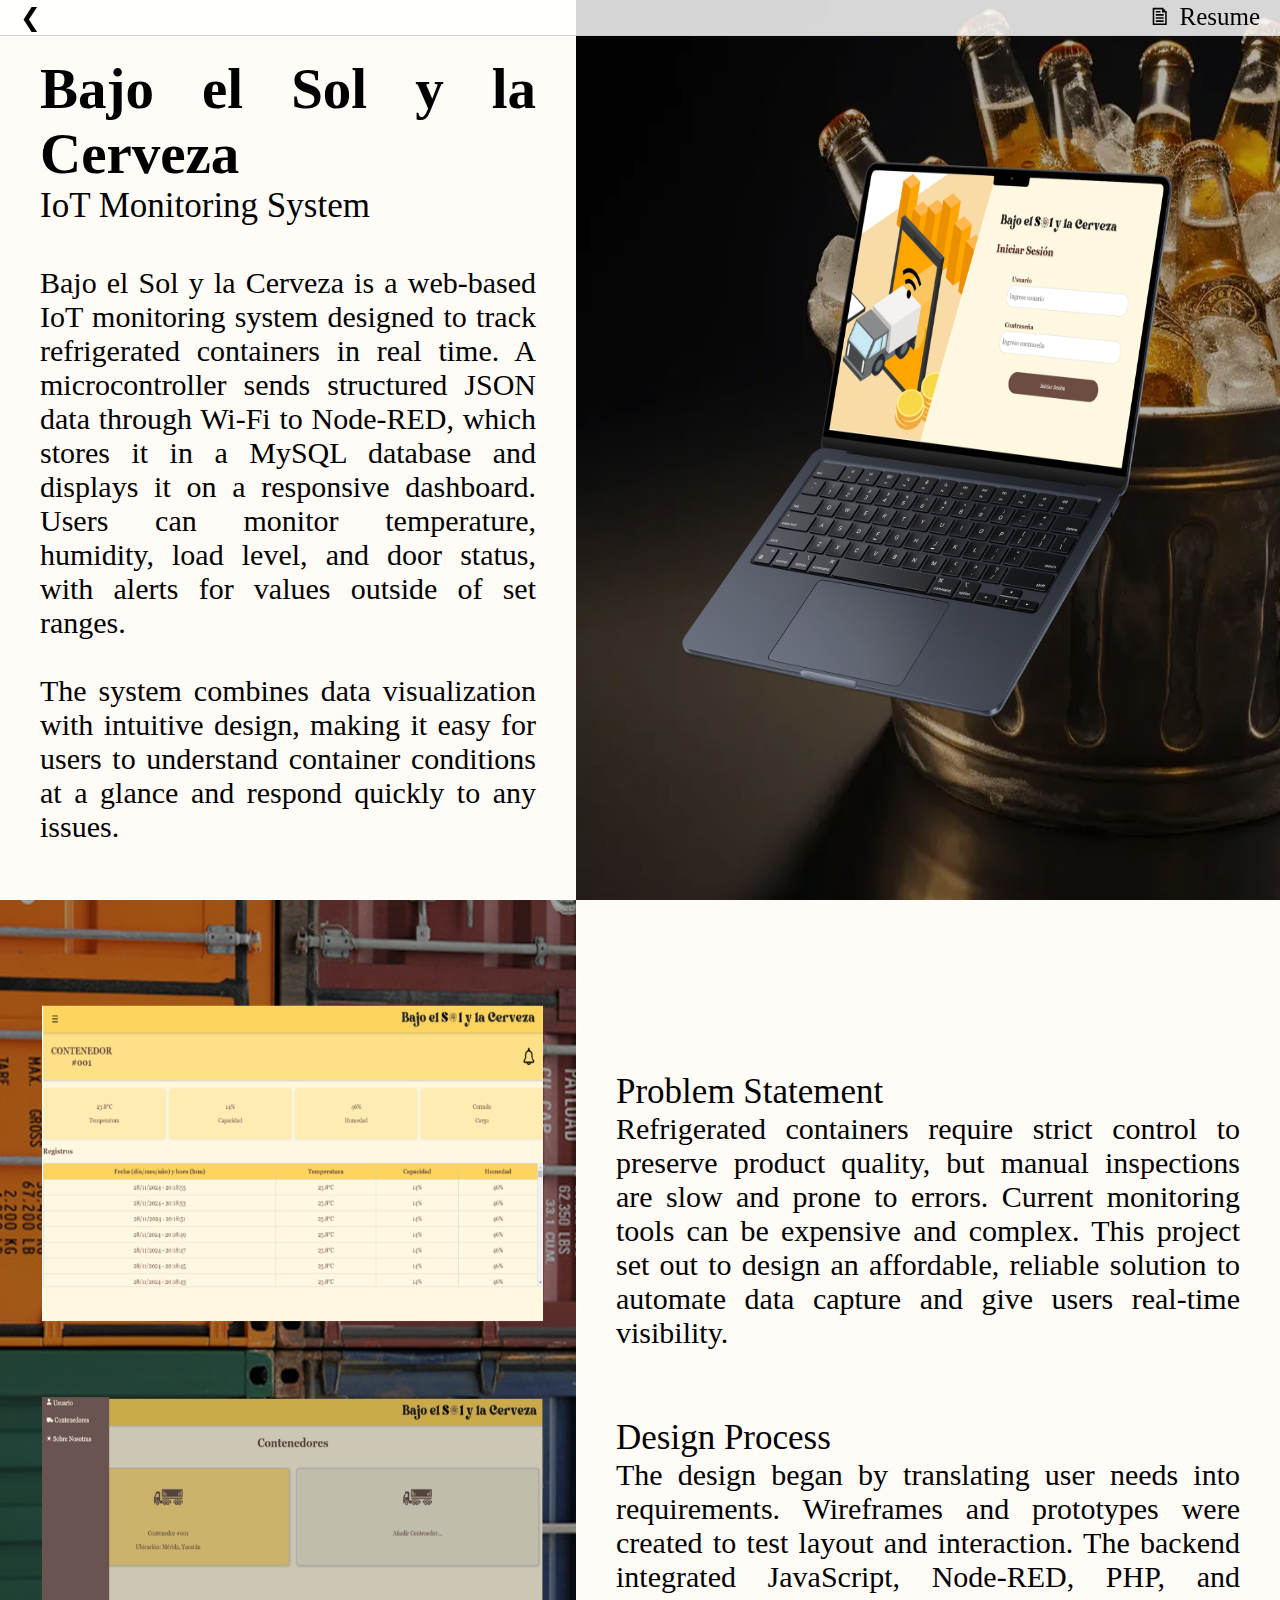
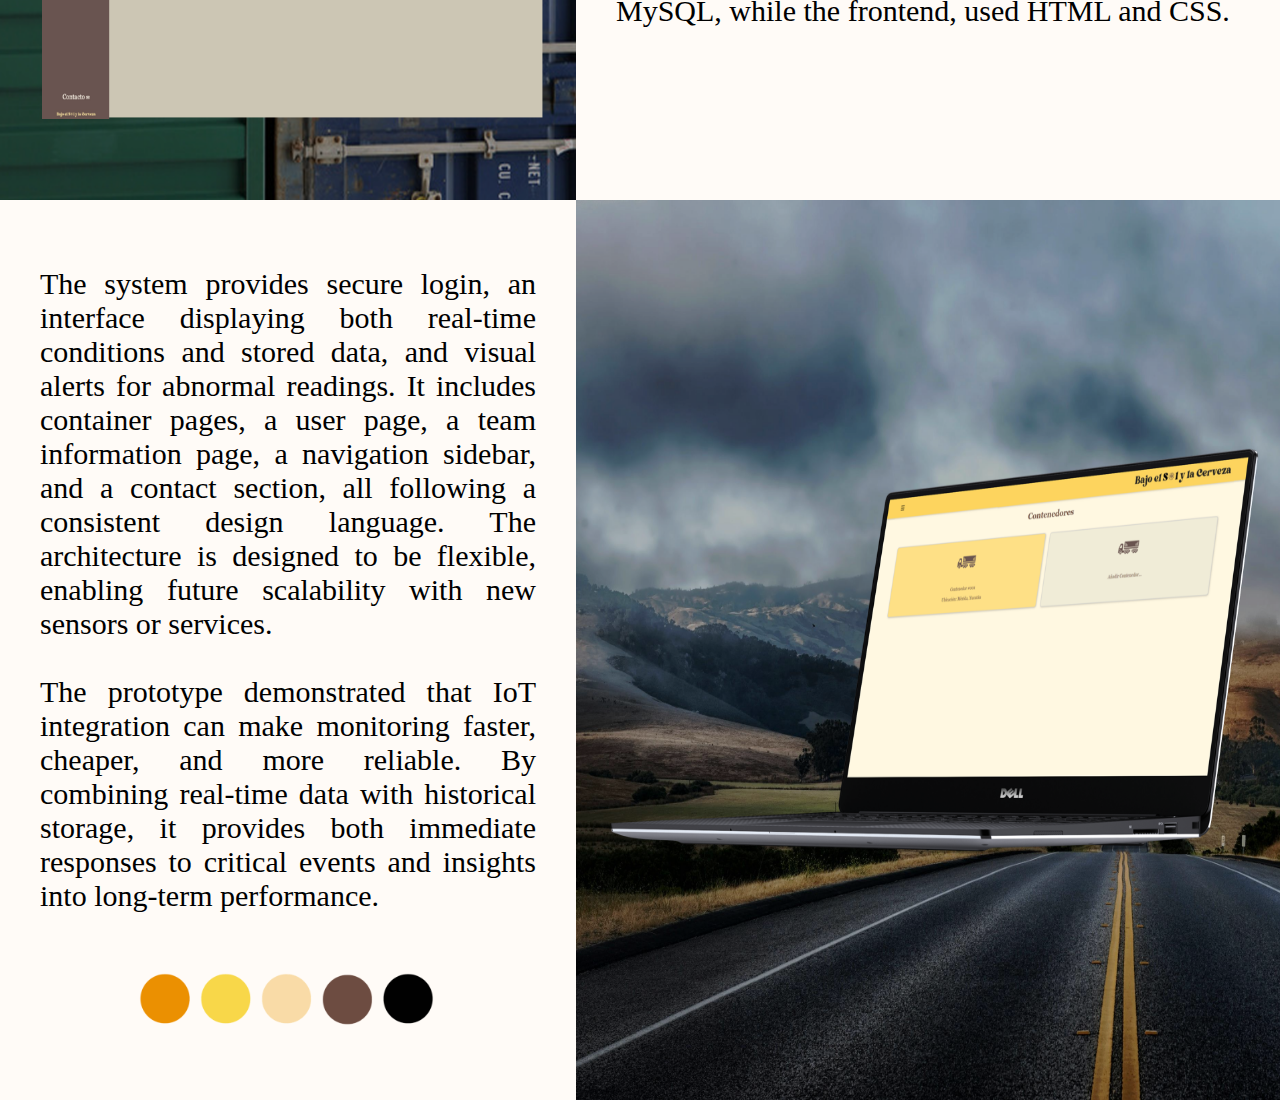
<file: carousel_pages/bajosol.html>
<!DOCTYPE html>
<html>
    <head>
        <title>Mariana's Portfolio</title>
        <link rel="icon" type="image/x-icon" href="../star.webp">
        <link rel="stylesheet" href="../style.css">
        <meta name="viewport" content="width=device-width, initial-scale=1.0">
        <meta charset="UTF-8">
    </head>
    <body>
        <div class="desktop-nav">
            <header>
                <a class="links black header" href="../index.html"> &#10094; </a>
                <a class="links black header" href="../Resume_MarianaIslas.pdf" target="_blank"> &#128462; Resume</a>
            </header>
            <div class="pageFirstSection">
                <div class="short info">
                    <h2 class="black title" style="font-size: 57px;">Bajo el Sol y la Cerveza</h2>
                    <h3 class="black subtitle">IoT Monitoring System<br><br></h3>

                    <p>
                        Bajo el Sol y la Cerveza is a web-based IoT monitoring system designed to track refrigerated containers in real time. A microcontroller sends structured JSON data through Wi-Fi to Node-RED, which stores it in a MySQL database and displays it on a responsive dashboard. Users can monitor temperature, humidity, load level, and door status, with alerts for values outside of set ranges.<br><br>
                        The system combines data visualization with intuitive design, making it easy for users to understand container conditions at a glance and respond quickly to any issues.
                    </p>
                </div>

                <div class="long">
                    <img class="pageImgs" src="bajosol/page1.png">
                </div>
            </div>

            <div class="pageSecondSection">
                <div class="short">
                    <img class="pageImgs" src="bajosol/page2.png">
                </div>

                <div class="long info">
                    <h3 class="black subtitle">Problem Statement</h3>
                    <p>Refrigerated containers require strict control to preserve product quality, but manual inspections are slow and prone to errors. Current monitoring tools can be expensive and complex. This project set out to design an affordable, reliable solution to automate data capture and give users real-time visibility.<br><br><br></p>

                    <h3 class="black subtitle">Design Process</h3>
                    <p>The design began by translating user needs into requirements. Wireframes and prototypes were created to test layout and interaction. The backend integrated JavaScript, Node-RED, PHP, and MySQL, while the frontend, used HTML and CSS.</p>
                </div>
            </div>

            <div class="pageThirdSection">
                <div class="short info center">
                    <p>
                        The system provides secure login, an interface displaying both real-time conditions and stored data, and visual alerts for abnormal readings. It includes container pages, a user page, a team information page, a navigation sidebar, and a contact section, all following a consistent design language. The architecture is designed to be flexible, enabling future scalability with new sensors or services.<br><br>
                        The prototype demonstrated that IoT integration can make monitoring faster, cheaper, and more reliable. By combining real-time data with historical storage, it provides both immediate responses to critical events and insights into long-term performance.
                    </p>
                    <img class="colors" src="bajosol/colors.png">
                </div>

                <div class="long">
                    <img class="pageImgs" src="bajosol/page3.png">
                </div>
            </div>
        </div>
            
        <div class="phone-nav">
            <header>
            <a class="links black header" href="../index.html">  &#10094; </a>
            <a class="links black header" href="../Resume_MarianaIslas.pdf" target="_blank"> Resume </a>
            </header>
            <div class="pages">
                <div class="pageFirstSection">
                    <h2 class="black title">Bajo el Sol y la Cerveza</h2>
                    <h3 class="black subtitle">IoT Monitoring System <br><br></h3>

                    <p>
                        Bajo el Sol y la Cerveza is a web-based IoT monitoring system designed to track refrigerated containers in real time. A microcontroller sends structured JSON data through Wi-Fi to Node-RED, which stores it in a MySQL database and displays it on a responsive dashboard. Users can monitor temperature, humidity, load level, and door status, with alerts for values outside of set ranges.<br><br>
                        
                        The system combines data visualization with intuitive design, making it easy for users to understand container conditions at a glance and respond quickly to any issues.
                    </p>

                    <img class="pageImgs" src="bajosol/page1.png">

                </div>

                <div class="pageSecondSection">
                    <h3 class="black section">Problem Statement</h3>
                    <p class="section-paragraph">Refrigerated containers require strict control to preserve product quality, but manual inspections are slow and prone to errors. Current monitoring tools can be expensive and complex. This project set out to design an affordable, reliable solution to automate data capture and give users real-time visibility.<br><br><br></p>

                    <h3 class="black section">Design Process</h3>
                    <p class="section-paragraph">The design began by translating user needs into requirements. Wireframes and prototypes were created to test layout and interaction. The backend integrated JavaScript, Node-RED, PHP, and MySQL, while the frontend, used HTML and CSS.</p>

                    <img class="pageImgsMiddle" src="bajosol/page2.png">
                </div>

                <div class="pageThirdSection">
                    <p class="section-paragraph">
                        The project featured a simple blog design with a homepage, recipe entries, and a consistent visual style that students could customize. By keeping the code streamlined and the design accessible, the project encouraged creativity while reinforcing key programming concepts and introducing good habits in web structure.<br><br>
                        
                        The cooking blog served as an effective final project that allowed students to apply everything they had learned in a practical and enjoyable way. It not only reinforced their coding skills but also gave them a tangible website they could personalize and share.
                    </p>
                    
                    <img class="pageImgs" src="bajosol/page3.png">

                    <img class="colors" src="bajosol/colors.png">
                </div>
            </div>
            
        </div>
    </body>
</html>
</file>
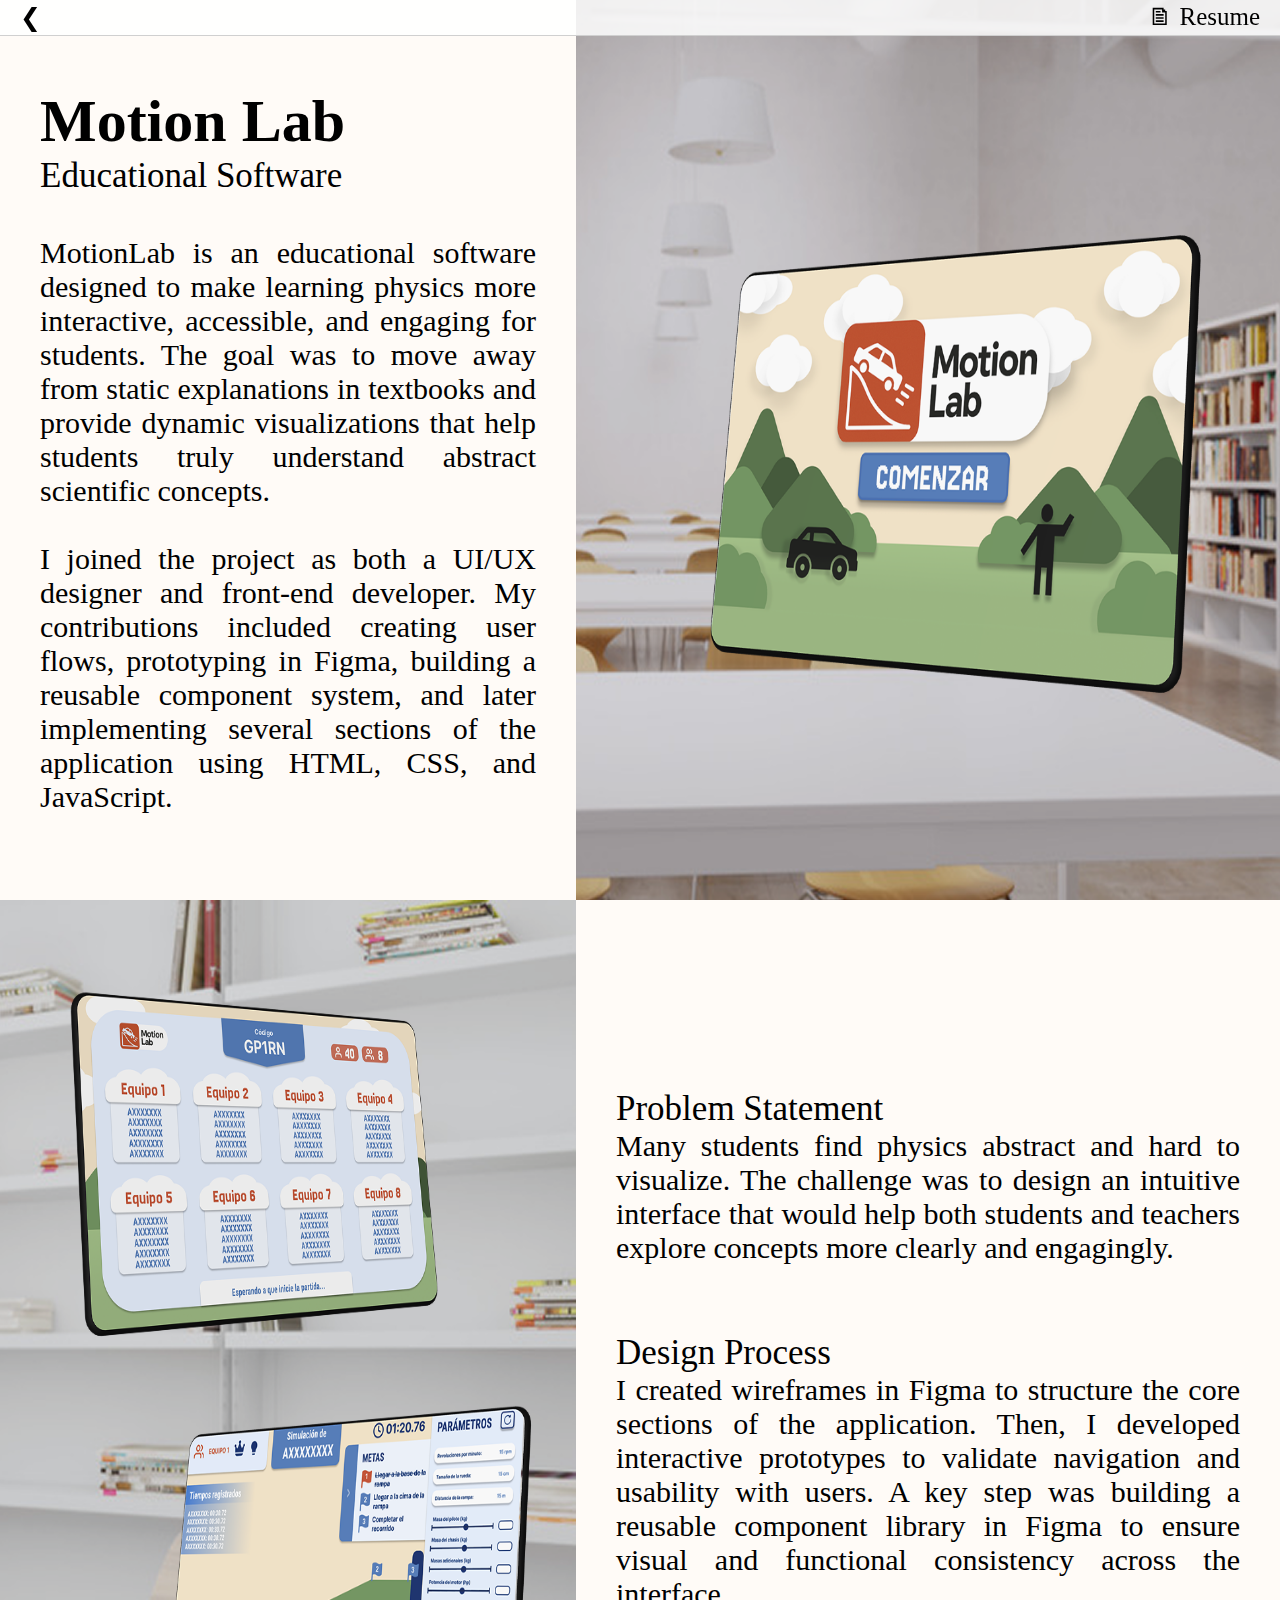
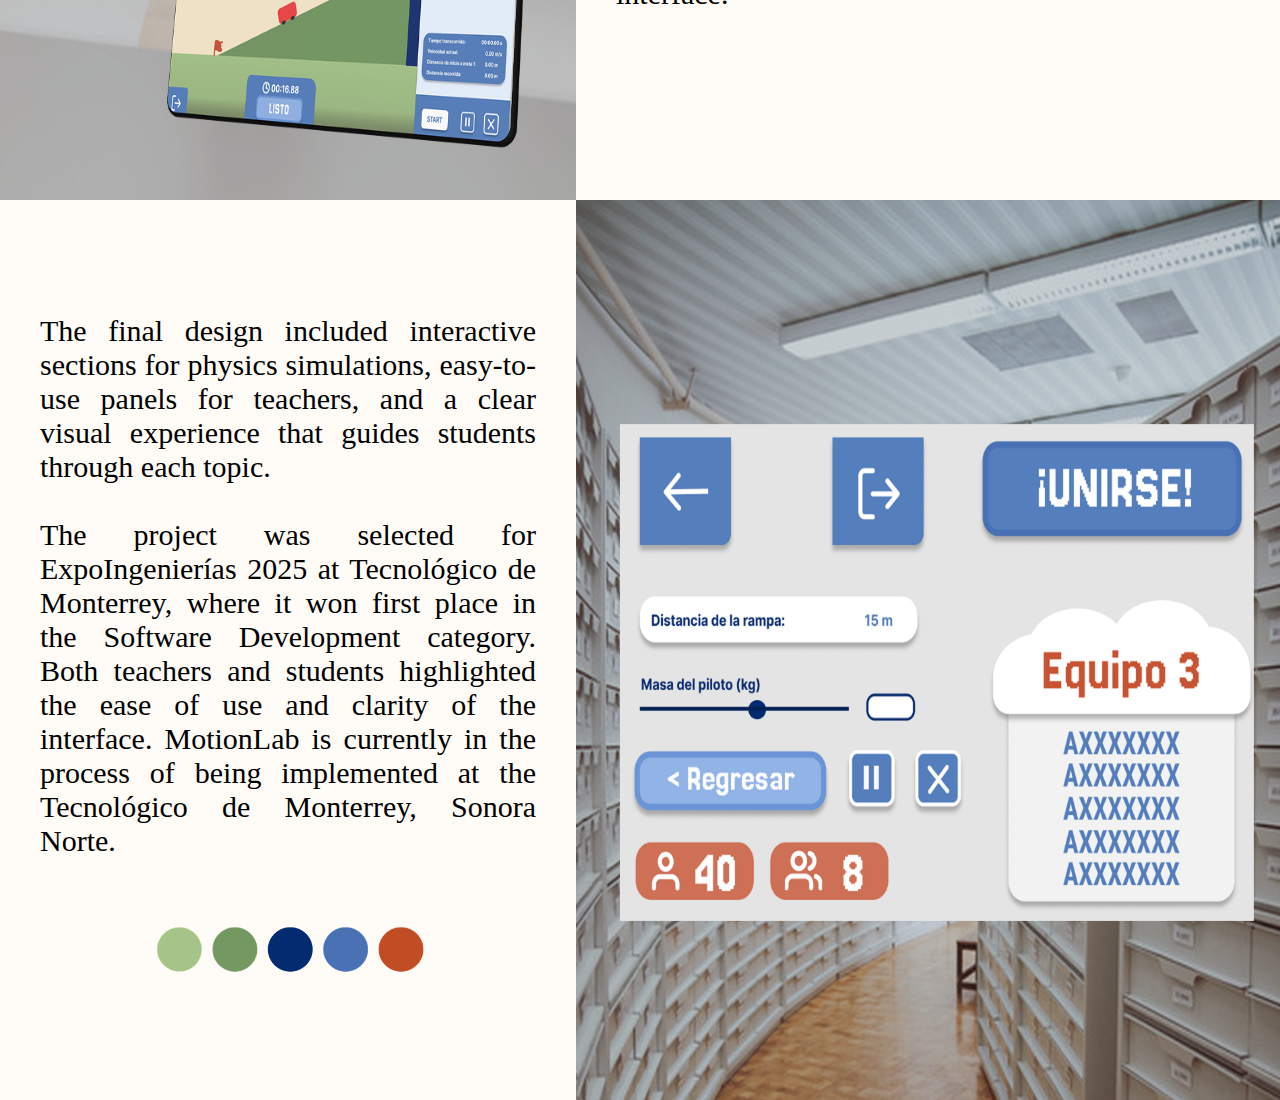
<file: carousel_pages/motionlab.html>
<!DOCTYPE html>
<html>
    <head>
        <title>Mariana's Portfolio</title>
        <link rel="icon" type="image/x-icon" href="../star.webp">
        <link rel="stylesheet" href="../style.css">
        <meta charset="UTF-8">
        <meta name="viewport" content="width=device-width, initial-scale=1.0">
    </head>
    <body>
        <div class="desktop-nav">
            <header>
            <a class="links black header" href="../index.html">  &#10094; </a>
            <a class="links black header" href="../resume.html" target="_blank"> &#128462;  Resume </a>
            </header>
            <div class="pageFirstSection">
                <div class="short info">
                    <h2 class="black title">Motion Lab</h2>
                    <h3 class="black subtitle">Educational Software <br><br></h3>

                    <p>
                        MotionLab is an educational software designed to make learning physics more interactive, accessible, and engaging for students. The goal was to move away from static explanations in textbooks and provide dynamic visualizations that help students truly understand abstract scientific concepts.<br><br>
                        I joined the project as both a UI/UX designer and front-end developer. My contributions included creating user flows, prototyping in Figma, building a reusable component system, and later implementing several sections of the application using HTML, CSS, and JavaScript.
                    </p>
                </div>

                <div class="long">
                    <img class="pageImgs" src="motionlab/page1.png">
                </div>
            </div>

            <div class="pageSecondSection">
                <div class="short">
                    <img class="pageImgs" src="motionlab/page2.png">
                </div>

                <div class="long info">
                    <h3 class="black subtitle">Problem Statement</h3>
                    <p>Many students find physics abstract and hard to visualize. The challenge was to design an intuitive interface that would help both students and teachers explore concepts more clearly and engagingly.<br><br><br></p>

                    <h3 class="black subtitle">Design Process</h3>
                    <p>I created wireframes in Figma to structure the core sections of the application. Then, I developed interactive prototypes to validate navigation and usability with users. A key step was building a reusable component library in Figma to ensure visual and functional consistency across the interface.</p>
                </div>
            </div>

            <div class="pageThirdSection">
                <div class="short info center">
                    <p>
                        The final design included interactive sections for physics simulations, easy-to-use panels for teachers, and a clear visual experience that guides students through each topic.<br><br>
                        The project was selected for ExpoIngenierías 2025 at Tecnológico de Monterrey, where it won first place in the Software Development category. Both teachers and students highlighted the ease of use and clarity of the interface. MotionLab is currently in the process of being implemented at the Tecnológico de Monterrey, Sonora Norte.
                    </p>
                    <img class="colors" src="motionlab/colors.png">
                </div>

                <div class="long">
                    <img class="pageImgs" src="motionlab/page3.png">
                </div>
            </div>
        </div>

        <div class="phone-nav">
            <header>
                <a class="links black header" href="../index.html"> &#10094; </a>
                <a class="links black header" href="../resume.html" target="_blank"> Resume </a>
            </header>
            <div class="pages">
                <div class="pageFirstSection">
                    <h2 class="black title">Motion Lab</h2>
                    <h3 class="black subtitle">Educational Software <br><br></h3>

                    <p>
                            MotionLab is an educational software designed to make learning physics more interactive, accessible, and engaging for students. The goal was to move away from static explanations in textbooks and provide dynamic visualizations that help students truly understand abstract scientific concepts.<br><br>
                            I joined the project as both a UI/UX designer and front-end developer. My contributions included creating user flows, prototyping in Figma, building a reusable component system, and later implementing several sections of the application using HTML, CSS, and JavaScript.
                    </p>

                    <img class="pageImgs" src="motionlab/page1.png">

                </div>

                <div class="pageSecondSection">
                    <h3 class="black section">Problem Statement</h3>
                    <p class="section-paragraph">Many students find physics abstract and hard to visualize. The challenge was to design an intuitive interface that would help both students and teachers explore concepts more clearly and engagingly.<br><br><br></p>

                    <h3 class="black section">Design Process</h3>
                    <p class="section-paragraph">I created wireframes in Figma to structure the core sections of the application. Then, I developed interactive prototypes to validate navigation and usability with users. A key step was building a reusable component library in Figma to ensure visual and functional consistency across the interface.</p>

                    <img class="pageImgs" src="motionlab/page2.png">
                </div>

                <div class="pageThirdSection">
                    <p class="section-paragraph">
                        The final design included interactive sections for physics simulations, easy-to-use panels for teachers, and a clear visual experience that guides students through each topic.<br><br>
                        The project was selected for ExpoIngenierías 2025 at Tecnológico de Monterrey, where it won first place in the Software Development category. Both teachers and students highlighted the ease of use and clarity of the interface. MotionLab is currently in the process of being implemented at the Tecnológico de Monterrey, Sonora Norte.
                    </p>
                    
                    <img class="pageImgs" src="motionlab/page3.png">

                    <img class="colors" src="motionlab/colors.png">
                </div>
            </div>
            
        </div>

        
    </body>
</html>
</file>
<file: style.css>
* {
    margin: 0;
    padding: 0;
    box-sizing: border-box; /* Width and height is total size of element */
}

.phone-nav {
    display: none;
}

.firstSection {
    background-color: #fffbf7;
    padding: 50px;
    height: 100vh;
    display: flex;
    flex-direction: column;
    justify-content: space-between;
}

.secondSection {
    background-color: #fffbf7;
    height: 100vh;
    display: flex;
    flex-direction: column;
    align-items: center;
    justify-content: center;
}

.thirdSection {
    background-color: #fffbf7;
    padding: 50px;
    height: 100vh;
    display: flex;
    justify-content: space-between;
}

h1 {
    font-size: 150px;
    color: #FF0080;
    font-weight: normal;
}

h2 {
    font-size: 60px;
    color: #FF0080;
    font-weight: normal;
}

h3 {
    font-size: 30px;
    color: #FF0080;
    font-weight: normal;
}

a {
    font-size: 30px;
    color: #FF0080;
    font-weight: normal;
}

p {
    font-size: 30px;
}

#bottom {
    display: flex;
    justify-content: space-between;
}

#top {
    display: flex;
    justify-content: space-between;
}


#middle {
    justify-items: center;
    align-items: center;
}

#number {
    text-align: right;
}

#linkedin {
    margin-right: 30px;
}

.links {
    text-decoration: none;
}

.slideshow-container {
    position: relative; /* The original position of children stays occupied even if child is moved out of place*/
}

.slide-desktop {
    display: none;
    margin-bottom: 30px;
}

.car_imgs:hover {
    transform: scale(1.02);
}

.car_imgs {
    transition: transform 0.3s ease-in-out;
}

.links:hover {
    transform: scale(1.1);
}

.links {
    transition: transform 0.3s ease-in-out
}

.prev, .next {
    cursor: pointer;
    position: absolute;
    top:50%;
    width: 70px;
    height: 70px;
    margin-top: -22px;
    padding: 16px;
    padding-left: 28px;
    color:#FF0080;
    font-weight: bold;
    font-size: 25px;
    transition: 0.6 ease;
    border-radius: 50%;
    user-select: none;
}

.next {
    padding-left: 30px;
    right: 0; /* Similar to padding but it moves the element inside container */
    border-radius: 50%;
}

.prev:hover, .next:hover {
    background-color: #ffe3f176;
}

.dot-desktop {
    cursor: pointer;
    height: 15px;
    width: 15px;
    margin: 0 2px;
    background-color: #ffafd771;
    border-radius: 50%;
    display: inline-block; /* keeps width and height but aligns horizontally instead of vertically  */
    transition: background-color 0.6 ease;
}

.active, .dot-desktop:hover {
    background-color: #FF0080;
}

.fade {
    animation-name: fade;
    animation-duration: 1.5s;
}

@keyframes fade {
    from {opacity: .4}
    to {opacity: 1}
}

.half {
    width: 50%;
}

.text {
    display: flex;
    flex-direction: column;
    text-align: justify;
    justify-content: center;
}

.car_imgs {
    width: 850px;
    height: 500px;
    margin-left: 100px;
    margin-right: 100px;
    box-shadow: 0px 5px 20px #AAA;
}

.short {
    width: 45%;
    display: flex;
    flex-direction: column;
}

.long {
    display: flex;
    flex-direction: column;
    width: 55%;
}

.pageFirstSection {
    background-color: #fffbf7;
    display: flex;
    height: 100vh;
}

.pageSecondSection {
    background-color: #fffbf7;
    display: flex;
    height: 100vh;
}

.pageThirdSection {
    background-color: #fffbf7;
    display: flex;
    height: 100vh;
}

.pageImgs {
    height: 100vh;
}

.colors {
    width: 60%;
    margin-top: 60px;
}

.info {
    display: flex;
    flex-direction: column;
    text-align: justify;
    justify-content: center;
    padding: 40px;
}

.center{
    align-items: center;
}

.black {
    color:black;
}

.title {
    font-weight: bold;
}

.subtitle {
    font-size: 35px;
}

header {
    display: flex;
    justify-content: space-between;
    position: fixed;
    background-color: #ffffffd6;
    width: 100%;
    border-bottom-style: solid;
    border-bottom-width: thin;
    border-bottom-color: rgb(208, 208, 208);
    padding: 3px;
    padding-left: 20px;
    padding-right: 20px;
}

.image img {
    height: 660px;
    width: 620px;
}

.header {
    font-size: 25px;
}

@media (max-width: 600px) {
    * {
        margin: 0;
        padding: 0;
        box-sizing: border-box; /* Width and height is total size of element */
    }

    .desktop-nav {
        display: none;
    }

    .phone-nav {
        display: block;
    }

    body {
        overflow-x: hidden;
        touch-action: pan-y;
        overscroll-behavior-x: none;
        width: 100%;
        margin: 0;
        padding: 0;
    }

    .firstSection {
        background-color: #fffbf7;
        padding: 25px;
        padding-bottom: 40px;
        padding-top: 40px;
        height: 100vh;
        width: 100%;
        display: flex;
        flex-direction: column;
        justify-content: space-between;
    }

    .secondSection {
        background-color: #fffbf7;
        height: 100vh;
        width: 100%;
        display: flex;
        flex-direction: column;
        align-items: center;
        justify-content: center;
    }

    .thirdSection {
        background-color: #fffbf7;
        padding: 50px;
        height: 100vh;
        width: 100%;
        display: flex;
        flex-direction: column;
        justify-content: normal;
        text-align: justify;
        align-items: center;
        justify-content: center;
    }


    h1 {
    font-size: 60px;
    color: #FF0080;
    font-weight: normal;
    }

    h2 {
        font-size: 30px;
        color: #FF0080;
        font-weight: normal;
    }

    h3 {
        font-size: 20px;
        color: #FF0080;
        font-weight: normal;
    }

        
    a {
        font-size: 20px;
        color: #FF0080;
        font-weight: normal;
    }

    p {
        font-size: 20px;
    }

    .image img {
        margin-top: 65px;
        height: 270px;
        width: 260px;
        border-radius: 50%;
    }

    #bottom {
        display: flex;
        justify-content: center;
    }

    #top {
        display: flex;
        justify-content: space-between;
    }


    #middle {
        justify-items: center;
        align-items: center;
        display: flex;
        justify-content: center;
    }

    #number {
        text-align: center;
    }

    #linkedin {
        margin-right: 30px;
    }

    .links {
        text-decoration: none;
    }

    .slideshow-container {
        position: relative; /* The original position of children stays occupied even if child is moved out of place*/
    }

    .slide-phone {
        display:none;
        margin-bottom: 30px;
    }

    .prev, .next {
        cursor: pointer;
        margin-top: 92px;
        width: 70px;
        height: 70px;
        color:#FF0080;
        font-weight: bold;
        font-size: 25px;
        transition: 0.6 ease;
        border-radius: 50%;
        
        user-select: none;
    }

    .next {
        border-radius: 50%;
    }

    .dot-phone {
        cursor: pointer;
        height: 20px;
        width: 20px;
        margin: 0 2px;
        background-color: #ffafd771;
        border-radius: 50%;
        display: inline-block; /* keeps width and height but aligns horizontally instead of vertically  */
        transition: background-color 0.6 ease;
    }

    .active, .dot-phone:hover {
        background-color: #FF0080;
    }

    .fade {
        animation-name: fade;
        animation-duration: 1.5s;
    }

    @keyframes fade {
        from {opacity: .4}
        to {opacity: 1}
    }

    .half {
        width: 50%;
    }

    .text {
        display: flex;
        flex-direction: column;
        text-align: justify;
        justify-content: center;
    }

    .car_imgs {
        width: 310px;
        height: 200px;
        margin: 0;
        box-shadow: 0px 5px 20px #AAA;
    }

    .pages {
        padding-top: 70px;
        background-color: #fffbf7;
    }

    .pageFirstSection {
        padding: 40px;
        padding-bottom: 0px;
        background-color: #fffbf7;
        display: flex;
        flex-direction: column;
        height: auto;
        width: 100%;
        text-align: justify;
    }

    .pageSecondSection {
        background-color: #fffbf7;
        display: flex;
        flex-direction: column;
        height: auto;
        width: 100%;
        padding: 40px;
        
    }

    .pageThirdSection {
        background-color: #fffbf7;
        display: flex;
        padding: 40px;
        padding-top: 0px;
        flex-direction: column;
        height: auto;
        width: 100%;
    }

    .pageImgs {
        height: 270px;
        margin-top: 30px;
    }

    .colors {
        margin: 30px auto 0 auto;
        display: block;
    }

    .info {
        display: flex;
        flex-direction: column;
        text-align: justify;
        justify-content: center;
        padding: 40px;
    }

    .center{
        align-items: center;
    }

    .black {
        color:black;
    }

    .title {
        font-weight: normal;
        text-align: center;
        font-size: 50px;
    }

    .subtitle {
        font-size: 20px;
        text-align: center;
    }

    header {
        display: flex;
        justify-content: space-between;
        position: fixed;
        background-color: #ffffffd6;
        width: 100%;
        border-bottom-style: solid;
        border-bottom-width: thin;
        border-bottom-color: rgb(208, 208, 208);
        padding: 25px;
        padding-left: 20px;
        padding-right: 20px;
    }

    .section {
        font-size: 25px;
        text-align: left;
    }

    .section-paragraph {
        text-align: justify;
    }
}
</file>
